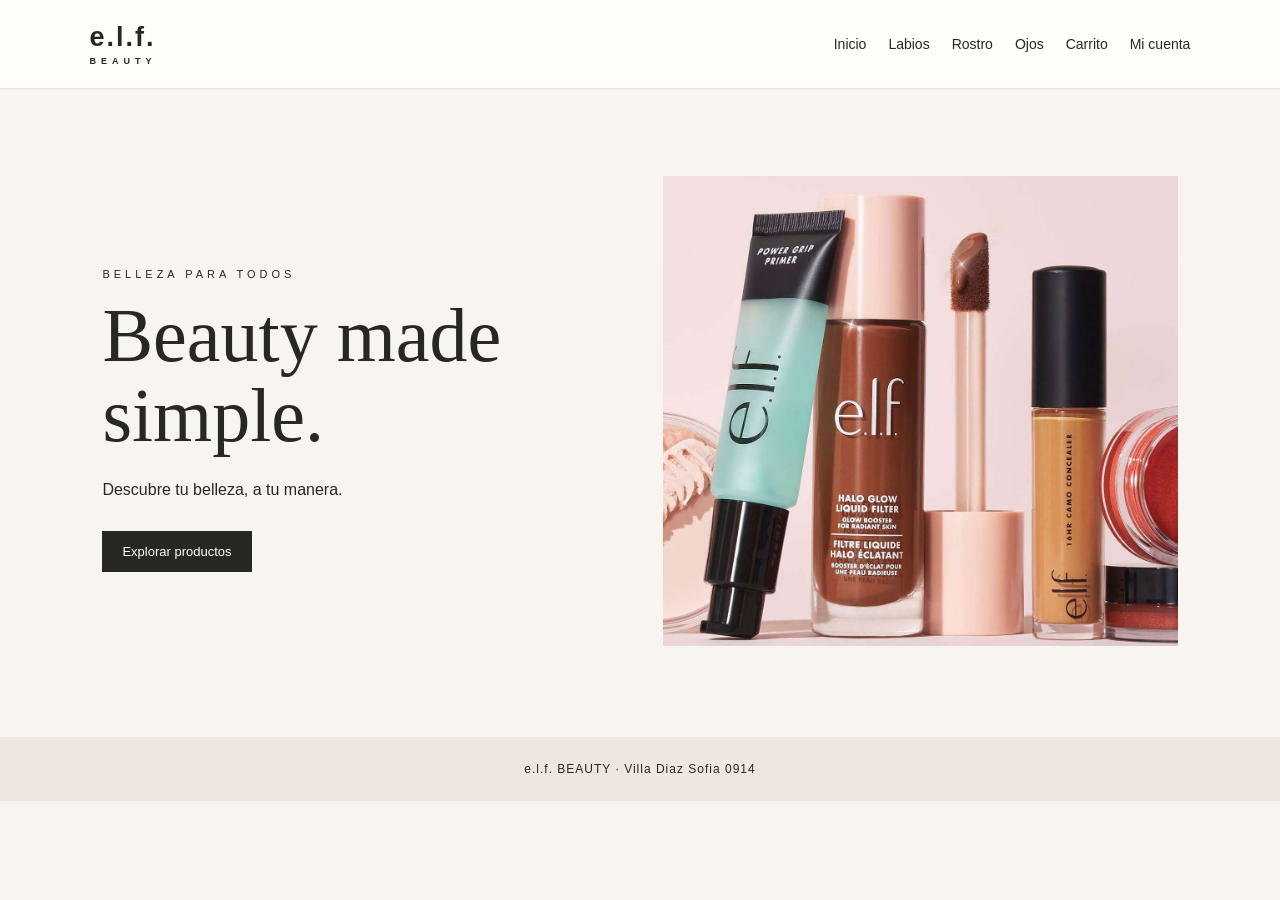
<file: index.html>
<!DOCTYPE html>
<html lang="es">
<head>
    <meta charset="UTF-8">
    <meta name="viewport" content="width=device-width, initial-scale=1.0">
    <title>e.l.f. Beauty</title>
    <link rel="stylesheet" href="estilos.css">
</head>
<body>

<header class="encabezado">
    <a class="logo" href="index.html">e.l.f. <span>BEAUTY</span></a>

    <nav class="navegacion">
        <a href="index.html">Inicio</a>
        <a href="labios.html">Labios</a>
        <a href="rostro.html">Rostro</a>
        <a href="ojos.html">Ojos</a>
        <a href="carrito.html">Carrito</a>
        <a href="cuenta.html">Mi cuenta</a>
    </nav>
</header>

<main class="inicio">
    <section class="texto-inicio">
        <p class="etiqueta">BELLEZA PARA TODOS</p>
        <h1>Beauty made simple.</h1>
        <p>Descubre tu belleza, a tu manera.</p>
        <a class="boton" href="labios.html">Explorar productos</a>
    </section>

    <div class="foto-inicio">
        <img src="imagenes/banner.jpg" alt="Productos de maquillaje">
    </div>
</main>

<footer> e.l.f. BEAUTY · Villa Diaz Sofia 0914   </footer>

</body>
</html>
</file>
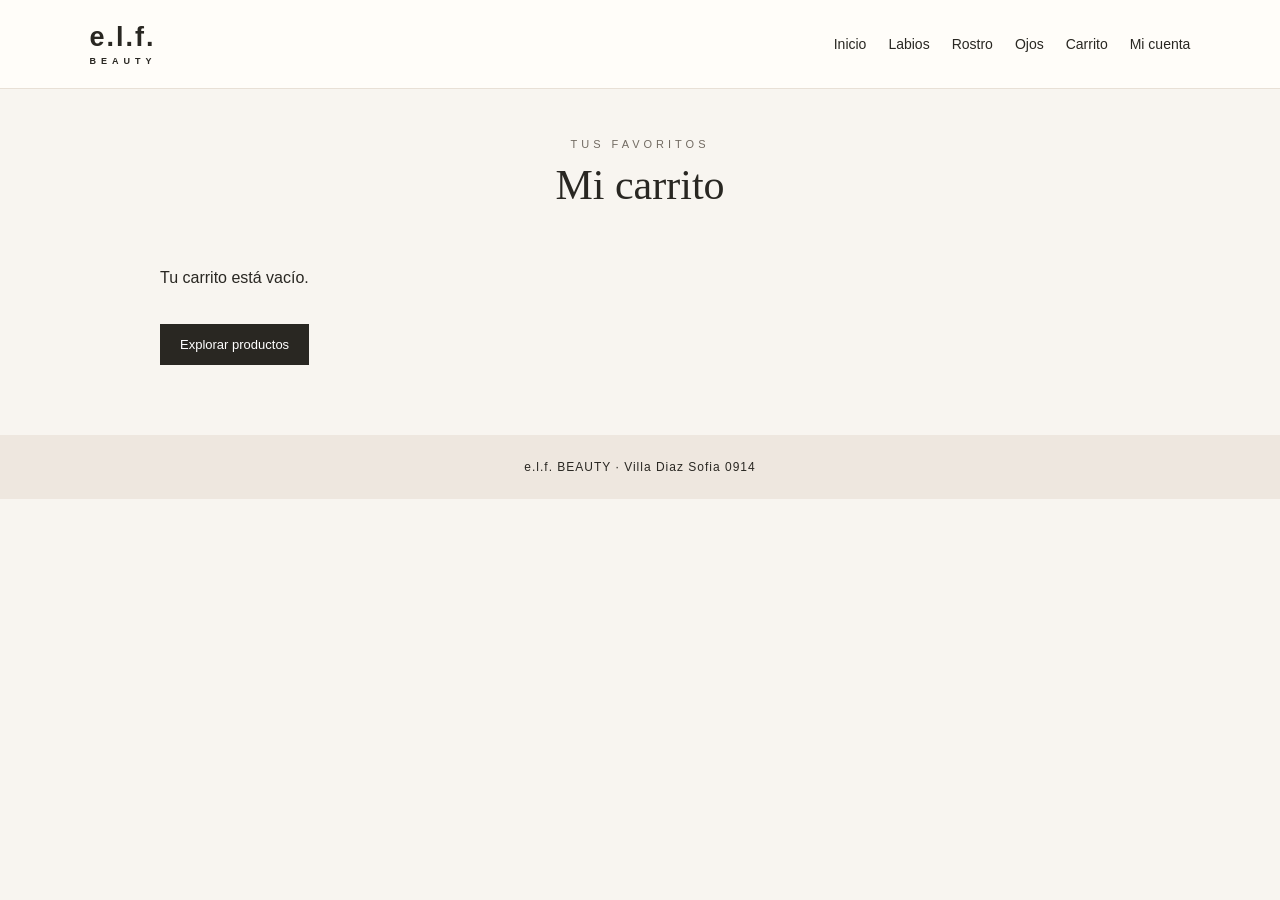
<file: carrito.html>
<!DOCTYPE html>
<html lang="es">
<head>
    <meta charset="UTF-8">
    <meta name="viewport" content="width=device-width, initial-scale=1.0">
    <title>Carrito | e.l.f. Beauty</title>
    <link rel="stylesheet" href="estilos.css">
</head>
<body>
<header class="encabezado">
    <a class="logo" href="index.html">e.l.f. <span>BEAUTY</span></a>
    <nav class="navegacion">
        <a href="index.html">Inicio</a>
        <a href="labios.html">Labios</a>
        <a href="rostro.html">Rostro</a>
        <a href="ojos.html">Ojos</a>
        <a href="carrito.html">Carrito</a>
        <a href="cuenta.html">Mi cuenta</a>
    </nav>
</header>
<section class="titulo-seccion">
    <p class="etiqueta">TUS FAVORITOS</p>
    <h1>Mi carrito</h1>
</section>
<main class="carrito-contenedor">
    <div id="contenido-carrito"></div>
</main>

<footer>e.l.f. BEAUTY · Villa Diaz Sofia 0914 </footer>

<script src="carrito.js"></script>
<script>mostrarCarrito();</script>
</body>
</html>
</file>
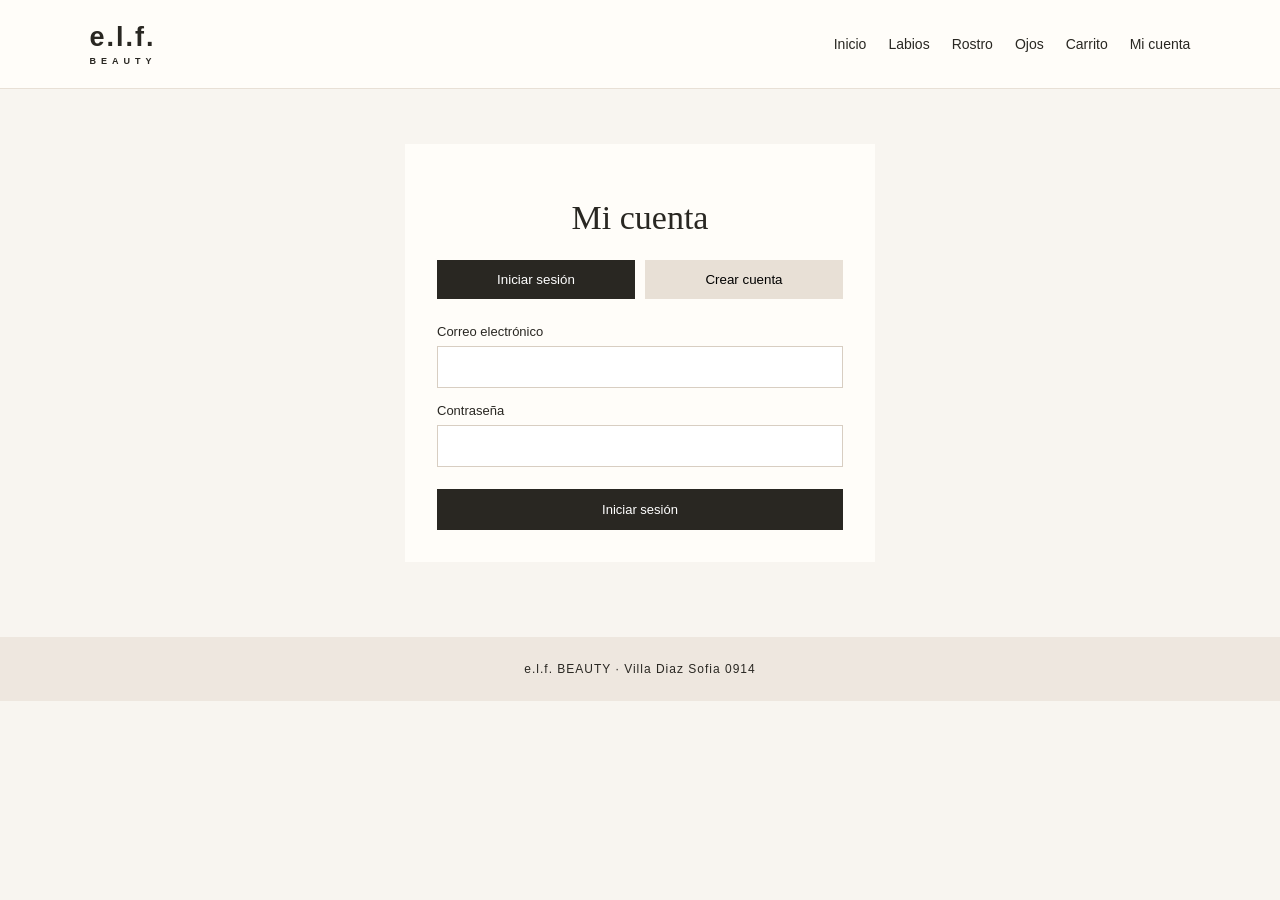
<file: cuenta.html>
<!DOCTYPE html>
<html lang="es">
<head>
    <meta charset="UTF-8">
    <meta name="viewport" content="width=device-width, initial-scale=1.0">
    <title>Mi cuenta | e.l.f. Beauty</title>
    <link rel="stylesheet" href="estilos.css">
</head>
<body>

<header class="encabezado">
    <a class="logo" href="index.html">e.l.f. <span>BEAUTY</span></a>
    <nav class="navegacion">
        <a href="index.html">Inicio</a>
        <a href="labios.html">Labios</a>
        <a href="rostro.html">Rostro</a>
        <a href="ojos.html">Ojos</a>
        <a href="carrito.html">Carrito</a>
        <a href="cuenta.html">Mi cuenta</a>
    </nav>
</header>

<main class="cuenta-contenedor">
    <h1>Mi cuenta</h1>

    <div class="botones-cuenta">
        <button id="boton-login" class="seleccionado"
                type="button" onclick="mostrarLogin()">
            Iniciar sesión
        </button>

        <button id="boton-registro" type="button"
                onclick="mostrarRegistro()">
            Crear cuenta
        </button>
    </div>

    <form id="form-login" class="formulario"
          action="login.php" method="post">

        <label for="correo-login">Correo electrónico</label>
        <input id="correo-login" type="email"
               name="correo" required>

        <label for="contrasena-login">Contraseña</label>
        <input id="contrasena-login" type="password"
               name="contrasena" required>

        <button class="boton" type="submit">
            Iniciar sesión
        </button>
    </form>

    <form id="form-registro" class="formulario"
          action="registro.php" method="post"
          style="display:none;">

        <label for="nombre">Nombre completo</label>
        <input id="nombre" type="text" name="nombre"
               maxlength="100" required>

        <label for="correo-registro">Correo electrónico</label>
        <input id="correo-registro" type="email"
               name="correo" maxlength="150" required>

        <label for="contrasena-registro">
            Contraseña (mínimo 8 caracteres)
        </label>
        <input id="contrasena-registro" type="password"
               name="contrasena" minlength="8" required>

        <button class="boton" type="submit">
            Crear cuenta
        </button>
    </form>
</main>

<footer>e.l.f. BEAUTY · Villa Diaz Sofia 0914 </footer>

<script>
function mostrarLogin() {
    document.getElementById("form-login").style.display = "block";
    document.getElementById("form-registro").style.display = "none";

    document.getElementById("boton-login").classList.add("seleccionado");
    document.getElementById("boton-registro").classList.remove("seleccionado");
}

function mostrarRegistro() {
    document.getElementById("form-login").style.display = "none";
    document.getElementById("form-registro").style.display = "block";

    document.getElementById("boton-registro").classList.add("seleccionado");
    document.getElementById("boton-login").classList.remove("seleccionado");
}
</script>

</body>
</html>
</file>
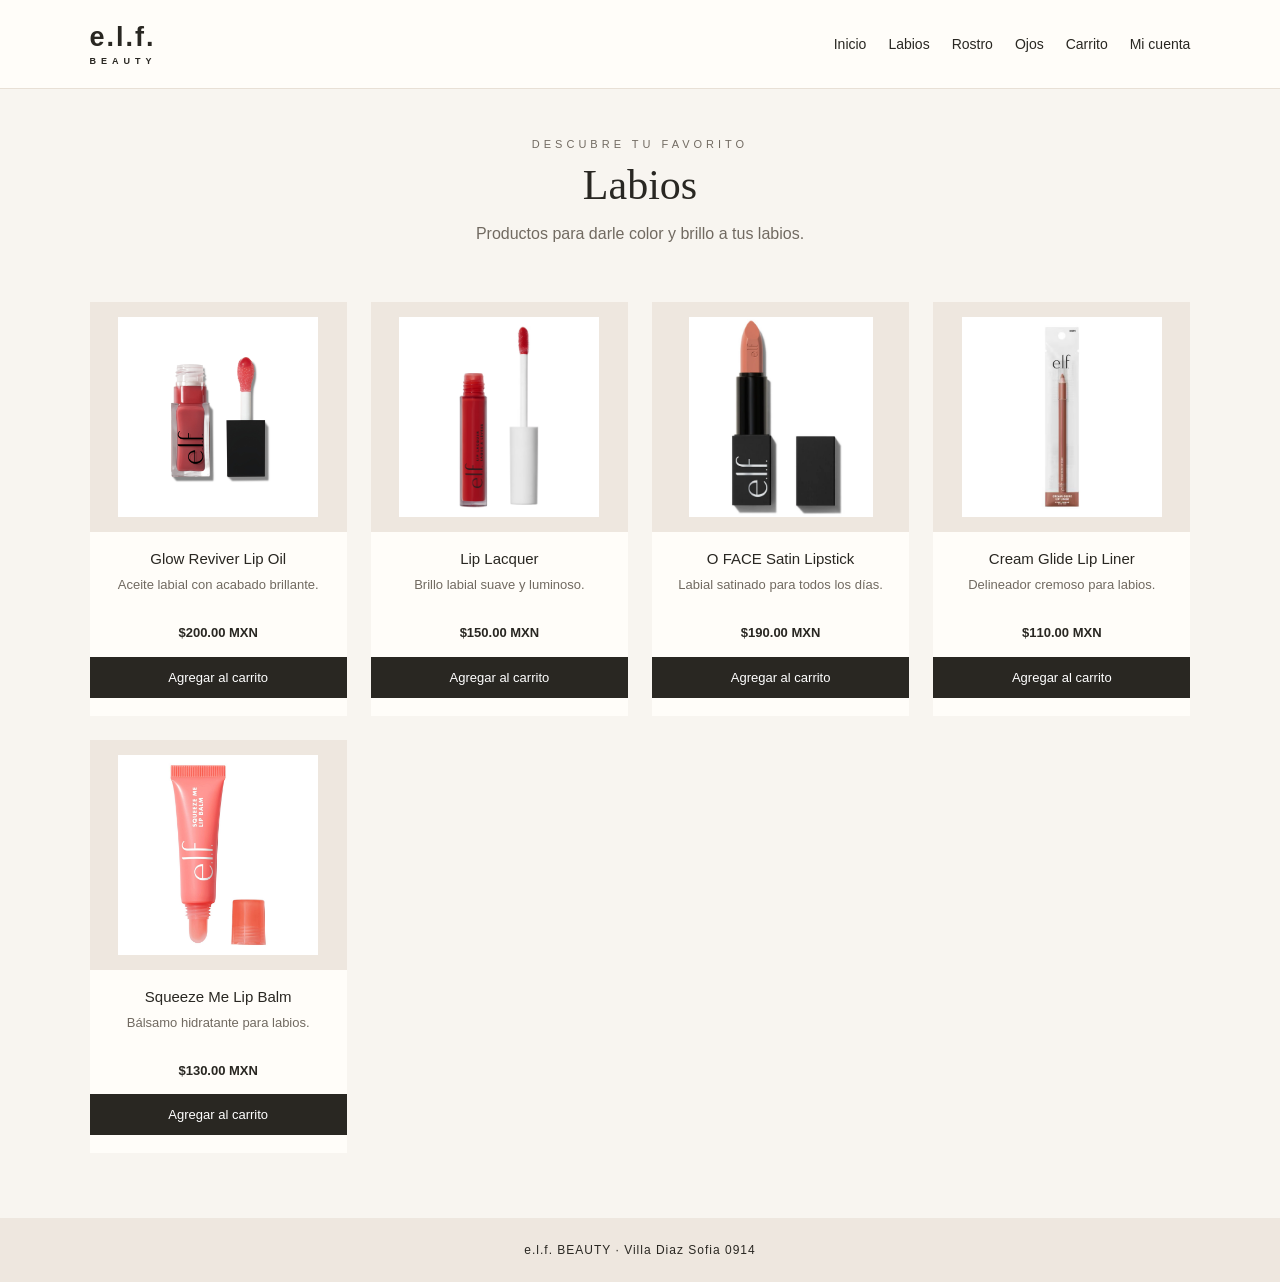
<file: labios.html>
<!DOCTYPE html>
<html lang="es">
<head>
    <meta charset="UTF-8">
    <meta name="viewport" content="width=device-width, initial-scale=1.0">
    <title>Labios | e.l.f. Beauty</title>
    <link rel="stylesheet" href="estilos.css">
</head>
<body>
<header class="encabezado">
    <a class="logo" href="index.html">e.l.f. <span>BEAUTY</span></a>
    <nav class="navegacion">
        <a href="index.html">Inicio</a>
        <a href="labios.html">Labios</a>
        <a href="rostro.html">Rostro</a>
        <a href="ojos.html">Ojos</a>
        <a href="carrito.html">Carrito</a>
        <a href="cuenta.html">Mi cuenta</a>
    </nav>
</header>

<section class="titulo-seccion">
    <p class="etiqueta">DESCUBRE TU FAVORITO</p>
    <h1>Labios</h1>
    <p>Productos para darle color y brillo a tus labios.</p>
</section>

<main class="catalogo">
    <article class="producto">
        <img src="imagenes/lip-oil.jpg" alt="Glow Reviver Lip Oil">
        <h2>Glow Reviver Lip Oil</h2>
        <p>Aceite labial con acabado brillante.</p>
        <p class="precio">$200.00 MXN</p>
        <button class="boton-comprar" type="button" data-nombre="Glow Reviver Lip Oil" data-precio="200">Agregar al carrito</button>
    </article>

    <article class="producto">
        <img src="imagenes/lip-lacquer.jpg" alt="Lip Lacquer">
        <h2>Lip Lacquer</h2>
        <p>Brillo labial suave y luminoso.</p>
        <p class="precio">$150.00 MXN</p>
        <button class="boton-comprar" type="button" data-nombre="Lip Lacquer" data-precio="150">Agregar al carrito</button>
    </article>

    <article class="producto">
        <img src="imagenes/o-face-lipstick.jpg" alt="O FACE Satin Lipstick">
        <h2>O FACE Satin Lipstick</h2>
        <p>Labial satinado para todos los días.</p>
        <p class="precio">$190.00 MXN</p>
        <button class="boton-comprar" type="button" data-nombre="O FACE Satin Lipstick" data-precio="190">Agregar al carrito</button>
    </article>

    <article class="producto">
        <img src="imagenes/lip-liner.jpg" alt="Cream Glide Lip Liner">
        <h2>Cream Glide Lip Liner</h2>
        <p>Delineador cremoso para labios.</p>
        <p class="precio">$110.00 MXN</p>
        <button class="boton-comprar" type="button" data-nombre="Cream Glide Lip Liner" data-precio="110">Agregar al carrito</button>
    </article>

    <article class="producto">
        <img src="imagenes/lip-balm.jpg" alt="Squeeze Me Lip Balm">
        <h2>Squeeze Me Lip Balm</h2>
        <p>Bálsamo hidratante para labios.</p>
        <p class="precio">$130.00 MXN</p>
        <button class="boton-comprar" type="button" data-nombre="Squeeze Me Lip Balm" data-precio="130">Agregar al carrito</button>
    </article>
</main>

<footer>e.l.f. BEAUTY · Villa Diaz Sofia 0914 </footer>
 <script src="carrito.js"></script>
</body>
</html>
</file>
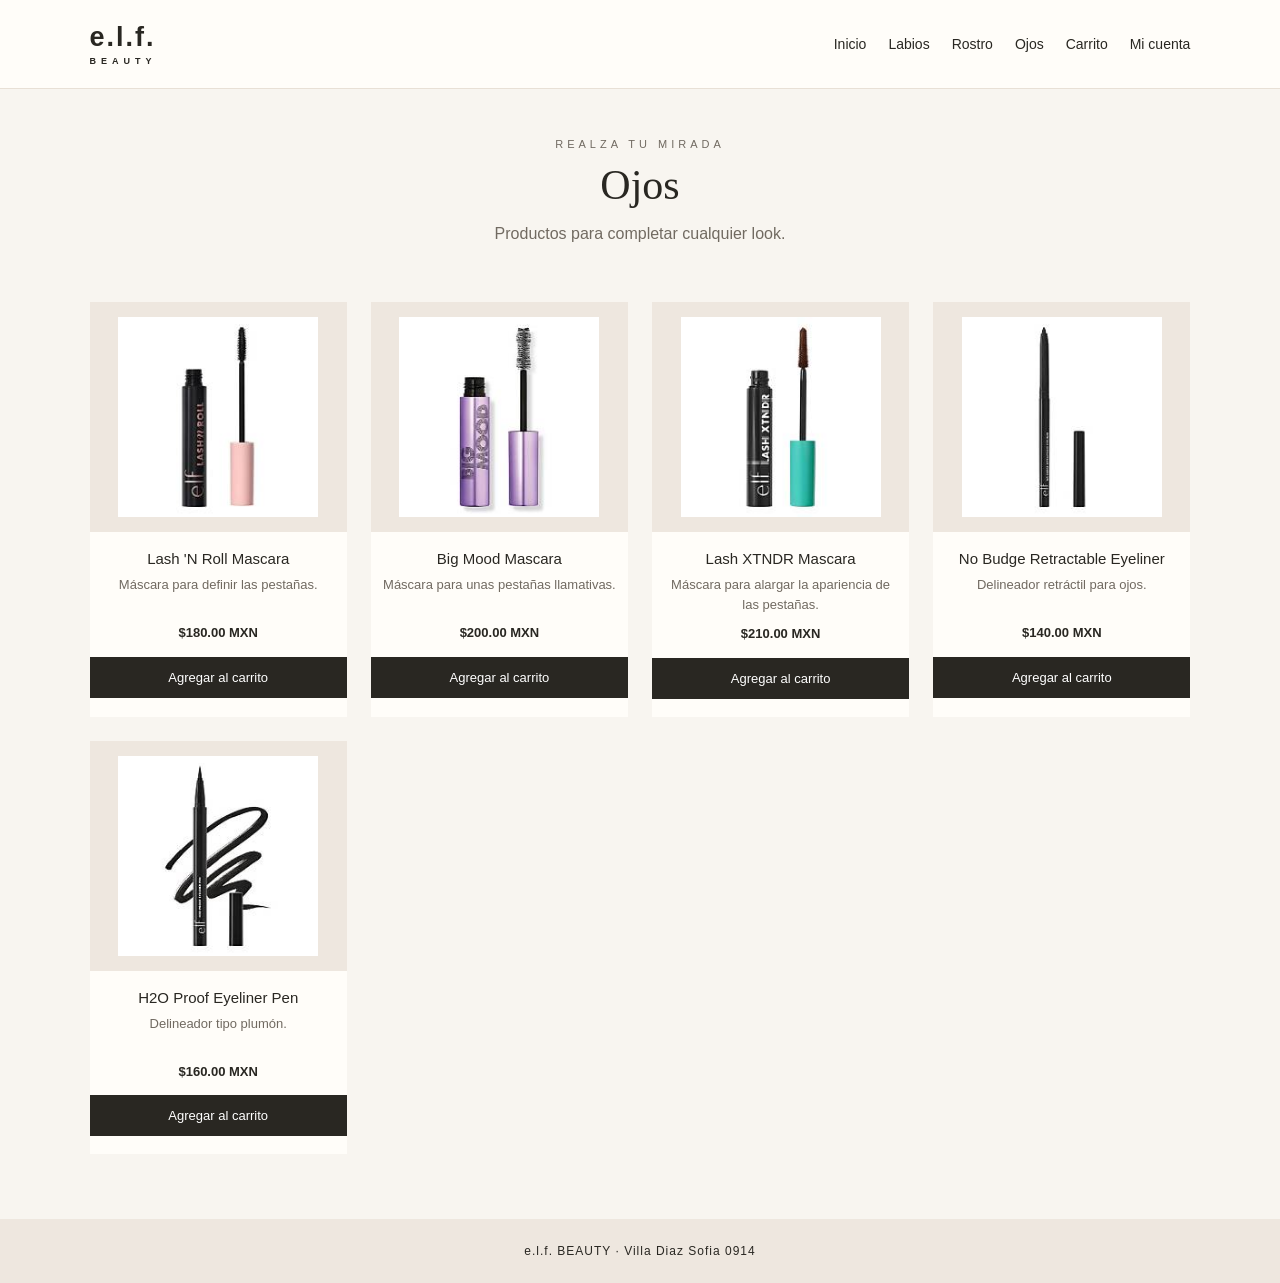
<file: ojos.html>
<!DOCTYPE html>
<html lang="es">
<head>
    <meta charset="UTF-8">
    <meta name="viewport" content="width=device-width, initial-scale=1.0">
    <title>Ojos | e.l.f. Beauty</title>
    <link rel="stylesheet" href="estilos.css">
</head>
<body>
<header class="encabezado">
    <a class="logo" href="index.html">e.l.f. <span>BEAUTY</span></a>
    <nav class="navegacion">
        <a href="index.html">Inicio</a>
        <a href="labios.html">Labios</a>
        <a href="rostro.html">Rostro</a>
        <a href="ojos.html">Ojos</a>
        <a href="carrito.html">Carrito</a>
        <a href="cuenta.html">Mi cuenta</a>
    </nav>
</header>

<section class="titulo-seccion">
    <p class="etiqueta">REALZA TU MIRADA</p>
    <h1>Ojos</h1>
    <p>Productos para completar cualquier look.</p>
</section>

<main class="catalogo">
    <article class="producto">
        <img src="imagenes/lash-n-roll.jpg" alt="Lash N Roll Mascara">
        <h2>Lash 'N Roll Mascara</h2>
        <p>Máscara para definir las pestañas.</p>
        <p class="precio">$180.00 MXN</p>
        <button class="boton-comprar" type="button" data-nombre="Lash &#x27;N Roll Mascara" data-precio="180">Agregar al carrito</button>
    </article>

    <article class="producto">
        <img src="imagenes/big-mood-mascara.jpg" alt="Big Mood Mascara">
        <h2>Big Mood Mascara</h2>
        <p>Máscara para unas pestañas llamativas.</p>
        <p class="precio">$200.00 MXN</p>
        <button class="boton-comprar" type="button" data-nombre="Big Mood Mascara" data-precio="200">Agregar al carrito</button>
    </article>

    <article class="producto">
        <img src="imagenes/lash-xtndr.jpg" alt="Lash XTNDR Mascara">
        <h2>Lash XTNDR Mascara</h2>
        <p>Máscara para alargar la apariencia de las pestañas.</p>
        <p class="precio">$210.00 MXN</p>
        <button class="boton-comprar" type="button" data-nombre="Lash XTNDR Mascara" data-precio="210">Agregar al carrito</button>
    </article>

    <article class="producto">
        <img src="imagenes/retractable-eyeliner.jpg" alt="No Budge Retractable Eyeliner">
        <h2>No Budge Retractable Eyeliner</h2>
        <p>Delineador retráctil para ojos.</p>
        <p class="precio">$140.00 MXN</p>
        <button class="boton-comprar" type="button" data-nombre="No Budge Retractable Eyeliner" data-precio="140">Agregar al carrito</button>
    </article>

    <article class="producto">
        <img src="imagenes/eyeliner-pen.jpg" alt="H2O Proof Eyeliner Pen">
        <h2>H2O Proof Eyeliner Pen</h2>
        <p>Delineador tipo plumón.</p>
        <p class="precio">$160.00 MXN</p>
        <button class="boton-comprar" type="button" data-nombre="H2O Proof Eyeliner Pen" data-precio="160">Agregar al carrito</button>
    </article>
</main>

<footer>e.l.f. BEAUTY · Villa Diaz Sofia 0914 </footer>
 <script src="carrito.js"></script>
</body>
</html>
</file>
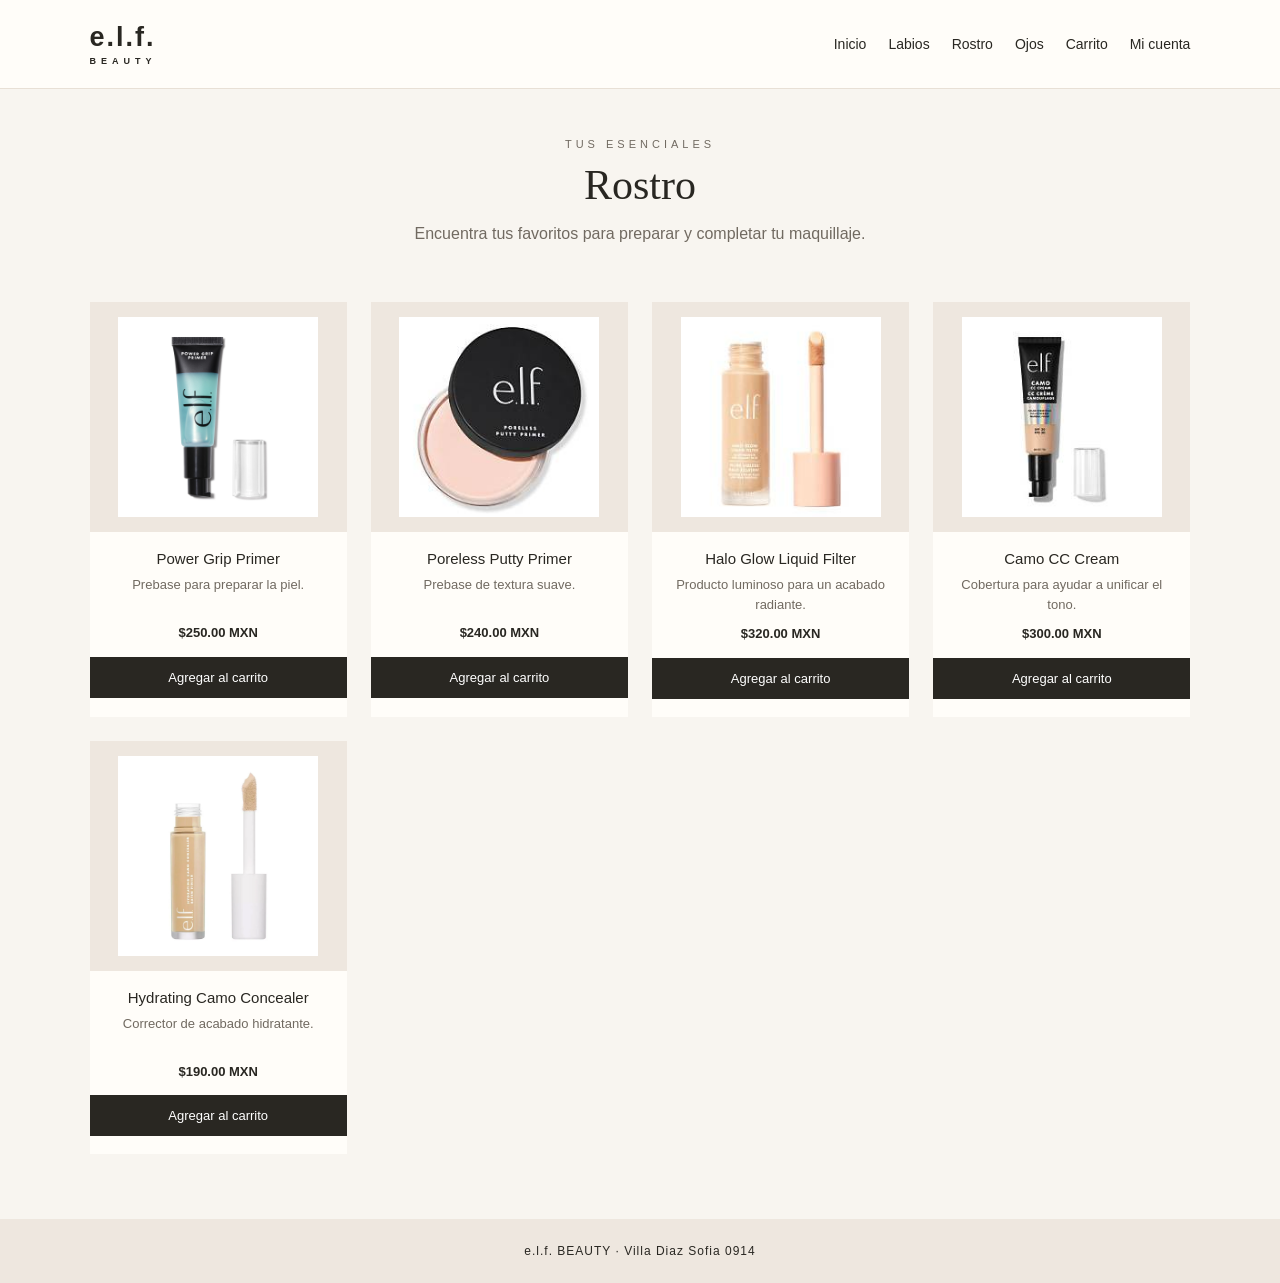
<file: rostro.html>
<!DOCTYPE html>
<html lang="es">
<head>
    <meta charset="UTF-8">
    <meta name="viewport" content="width=device-width, initial-scale=1.0">
    <title>Rostro | e.l.f. Beauty</title>
    <link rel="stylesheet" href="estilos.css">
</head>
<body>
<header class="encabezado">
    <a class="logo" href="index.html">e.l.f. <span>BEAUTY</span></a>
    <nav class="navegacion">
        <a href="index.html">Inicio</a>
        <a href="labios.html">Labios</a>
        <a href="rostro.html">Rostro</a>
        <a href="ojos.html">Ojos</a>
        <a href="carrito.html">Carrito</a>
        <a href="cuenta.html">Mi cuenta</a>
    </nav>
</header>

<section class="titulo-seccion">
    <p class="etiqueta">TUS ESENCIALES</p>
    <h1>Rostro</h1>
    <p>Encuentra tus favoritos para preparar y completar tu maquillaje.</p>
</section>

<main class="catalogo">
    <article class="producto">
        <img src="imagenes/power-grip-primer.jpg" alt="Power Grip Primer">
        <h2>Power Grip Primer</h2>
        <p>Prebase para preparar la piel.</p>
        <p class="precio">$250.00 MXN</p>
        <button class="boton-comprar" type="button" data-nombre="Power Grip Primer" data-precio="250">Agregar al carrito</button>
    </article>

    <article class="producto">
        <img src="imagenes/putty-primer.jpg" alt="Poreless Putty Primer">
        <h2>Poreless Putty Primer</h2>
        <p>Prebase de textura suave.</p>
        <p class="precio">$240.00 MXN</p>
        <button class="boton-comprar" type="button" data-nombre="Poreless Putty Primer" data-precio="240">Agregar al carrito</button>
    </article>

    <article class="producto">
        <img src="imagenes/halo-glow.jpg" alt="Halo Glow Liquid Filter">
        <h2>Halo Glow Liquid Filter</h2>
        <p>Producto luminoso para un acabado radiante.</p>
        <p class="precio">$320.00 MXN</p>
        <button class="boton-comprar" type="button" data-nombre="Halo Glow Liquid Filter" data-precio="320">Agregar al carrito</button>
    </article>

    <article class="producto">
        <img src="imagenes/camo-cc-cream.jpg" alt="Camo CC Cream">
        <h2>Camo CC Cream</h2>
        <p>Cobertura para ayudar a unificar el tono.</p>
        <p class="precio">$300.00 MXN</p>
        <button class="boton-comprar" type="button" data-nombre="Camo CC Cream" data-precio="300">Agregar al carrito</button>
    </article>

    <article class="producto">
        <img src="imagenes/concealer.jpg" alt="Hydrating Camo Concealer">
        <h2>Hydrating Camo Concealer</h2>
        <p>Corrector de acabado hidratante.</p>
        <p class="precio">$190.00 MXN</p>
        <button class="boton-comprar" type="button" data-nombre="Hydrating Camo Concealer" data-precio="190">Agregar al carrito</button>
    </article>
</main>

<footer>e.l.f. BEAUTY · Villa Diaz Sofia 0914 </footer>
 <script src="carrito.js"></script>
</body>
</html>
</file>
<file: estilos.css>
* {
    box-sizing: border-box;
}

body {
    margin: 0;
    background: #f8f5f0;
    color: #292722;
    font-family: Arial, Helvetica, sans-serif;
}

a {
    color: inherit;
    text-decoration: none;
}

.encabezado {
    display: flex;
    align-items: center;
    justify-content: space-between;
    gap: 24px;
    padding: 22px 7%;
    background: #fffdf9;
    border-bottom: 1px solid #e8e0d6;
}

.logo {
    font-size: 27px;
    font-weight: bold;
    letter-spacing: 2px;
    white-space: nowrap;
}

.logo span {
    display: block;
    font-size: 9px;
    letter-spacing: 5px;
    text-align: center;
    margin-top: 3px;
}

.navegacion {
    display: flex;
    flex-wrap: wrap;
    gap: 22px;
    align-items: center;
}

.navegacion a {
    font-size: 14px;
    padding: 8px 0;
    border-bottom: 1px solid transparent;
}

.navegacion a:hover {
    border-bottom-color: #292722;
}

.inicio {
    min-height: 72vh;
    display: grid;
    grid-template-columns: 1fr 1fr;
    align-items: center;
    gap: 45px;
    padding: 55px 8%;
}

.texto-inicio h1 {
    font-family: Georgia, "Times New Roman", serif;
    font-size: clamp(42px, 6vw, 76px);
    font-weight: normal;
    line-height: 1.05;
    margin: 12px 0 20px;
}

.texto-inicio p {
    line-height: 1.7;
}

.etiqueta {
    letter-spacing: 4px;
    font-size: 11px;
}

.foto-inicio img {
    width: 100%;
    height: 470px;
    object-fit: cover;
    background: #e9dfd3;
}

.boton,
.boton-comprar {
    display: inline-block;
    border: 0;
    background: #292722;
    color: white;
    padding: 13px 20px;
    cursor: pointer;
    font-size: 13px;
    margin-top: 12px;
}

.boton:hover,
.boton-comprar:hover {
    background: #62594f;
}

.titulo-seccion {
    text-align: center;
    padding: 38px 20px 18px;
}

.titulo-seccion h1 {
    font-family: Georgia, "Times New Roman", serif;
    font-size: 42px;
    font-weight: normal;
    margin: 0 0 12px;
}

.titulo-seccion p {
    color: #716a61;
}

.catalogo {
    display: grid;
    grid-template-columns: repeat(4, minmax(0, 1fr));
    gap: 24px;
    padding: 25px 7% 65px;
}

.producto {
    background: #fffdf9;
    padding-bottom: 18px;
    text-align: center;
}

.producto img {
    display: block;
    width: 100%;
    height: 230px;
    object-fit: contain;
    background: #eee7df;
    padding: 15px;
}

.producto h2 {
    font-size: 15px;
    font-weight: normal;
    margin: 18px 12px 8px;
}

.producto p {
    font-size: 13px;
    color: #716a61;
    line-height: 1.5;
    min-height: 38px;
    margin: 0 12px 10px;
}

.producto .precio {
    font-weight: bold;
    color: #292722;
    min-height: 0;
}

.producto form {
    margin: 0 12px;
}

.boton-comprar {
    width: 100%;
    margin-top: 4px;
}

.cuenta-contenedor {
    max-width: 470px;
    margin: 55px auto 75px;
    padding: 32px;
    background: #fffdf9;
}

.cuenta-contenedor h1 {
    font-family: Georgia, "Times New Roman", serif;
    font-size: 34px;
    font-weight: normal;
    text-align: center;
}

.botones-cuenta {
    display: flex;
    gap: 10px;
    margin-bottom: 25px;
}

.botones-cuenta button {
    flex: 1;
    padding: 12px;
    background: #e8e0d6;
    border: 0;
    cursor: pointer;
}

.botones-cuenta button.seleccionado {
    background: #292722;
    color: white;
}

.formulario label {
    display: block;
    font-size: 13px;
    margin: 15px 0 7px;
}

.formulario input {
    width: 100%;
    padding: 12px;
    border: 1px solid #d8cec2;
    background: white;
    font-size: 14px;
}

.formulario .boton {
    width: 100%;
    margin-top: 22px;
}

.mensaje {
    padding: 25px;
    background: #fffdf9;
    border: 1px solid #e8e0d6;
    margin: 35px auto;
    max-width: 650px;
    line-height: 1.6;
}

footer {
    text-align: center;
    padding: 25px;
    background: #eee7df;
    font-size: 12px;
    letter-spacing: 1px;
}

@media (max-width: 950px) {
    .catalogo {
        grid-template-columns: repeat(2, minmax(0, 1fr));
    }

    .encabezado {
        flex-direction: column;
    }

    .navegacion {
        justify-content: center;
    }
}

@media (max-width: 600px) {
    .inicio {
        grid-template-columns: 1fr;
        padding: 35px 6%;
    }

    .foto-inicio img {
        height: 300px;
    }

    .catalogo {
        grid-template-columns: 1fr;
        padding-left: 8%;
        padding-right: 8%;
    }

    .navegacion {
        gap: 12px;
    }
}


/* Carrito: los productos se guardan localmente en el navegador */
.carrito-contenedor {
    max-width: 1000px;
    margin: 30px auto 70px;
    padding: 0 20px;
}
.tabla-carrito {
    background: #fffdf9;
    border: 1px solid #e8e0d6;
}
.fila-carrito {
    display: grid;
    grid-template-columns: 2fr 1.3fr .7fr 1.3fr .7fr;
    align-items: center;
    gap: 12px;
    padding: 16px;
    border-bottom: 1px solid #e8e0d6;
    font-size: 13px;
}
.encabezado-carrito {
    font-weight: bold;
    background: #eee7df;
}
.total-carrito {
    text-align: right;
    font-weight: bold;
    font-size: 19px;
}
.carrito-vacio {
    margin: 25px 0;
}
.boton-quitar {
    border: 0;
    background: #e8e0d6;
    padding: 9px;
    cursor: pointer;
}
@media (max-width: 650px) {
    .fila-carrito {
        grid-template-columns: 1fr 1fr;
    }
    .encabezado-carrito {
        display: none;
    }
}
</file>
